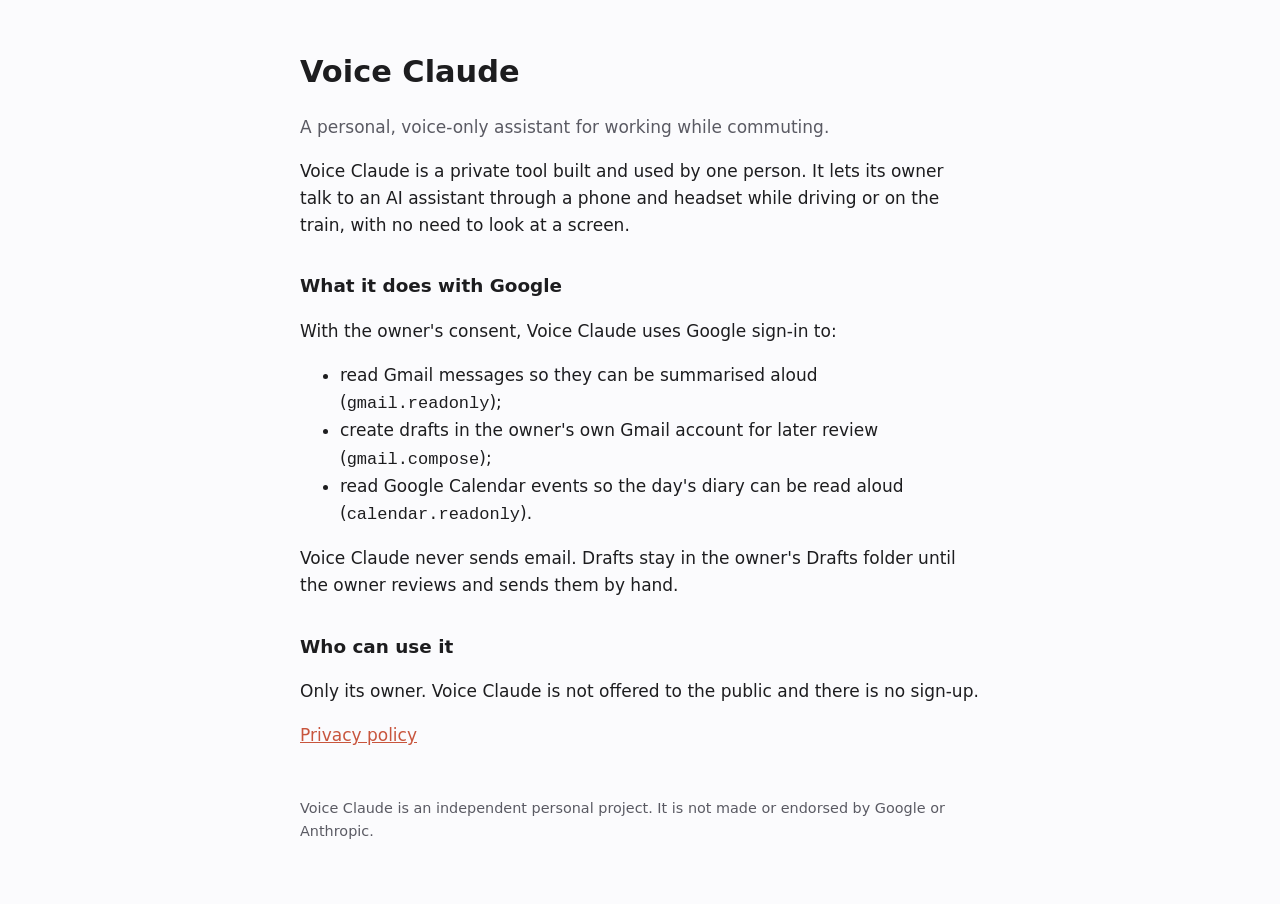
<file: index.html>
<!doctype html>
<html lang="en-GB">
<head>
<meta charset="utf-8">
<meta name="viewport" content="width=device-width, initial-scale=1">
<title>Voice Claude</title>
<link rel="stylesheet" href="style.css">
</head>
<body>
<main>
<h1>Voice Claude</h1>
<p class="lede">A personal, voice-only assistant for working while commuting.</p>

<p>Voice Claude is a private tool built and used by one person. It lets its owner talk to an AI assistant through a phone and headset while driving or on the train, with no need to look at a screen.</p>

<h2>What it does with Google</h2>
<p>With the owner's consent, Voice Claude uses Google sign-in to:</p>
<ul>
<li>read Gmail messages so they can be summarised aloud (<code>gmail.readonly</code>);</li>
<li>create drafts in the owner's own Gmail account for later review (<code>gmail.compose</code>);</li>
<li>read Google Calendar events so the day's diary can be read aloud (<code>calendar.readonly</code>).</li>
</ul>
<p>Voice Claude never sends email. Drafts stay in the owner's Drafts folder until the owner reviews and sends them by hand.</p>

<h2>Who can use it</h2>
<p>Only its owner. Voice Claude is not offered to the public and there is no sign-up.</p>

<p><a href="privacy.html">Privacy policy</a></p>

<footer>Voice Claude is an independent personal project. It is not made or endorsed by Google or Anthropic.</footer>
</main>
</body>
</html>
</file>
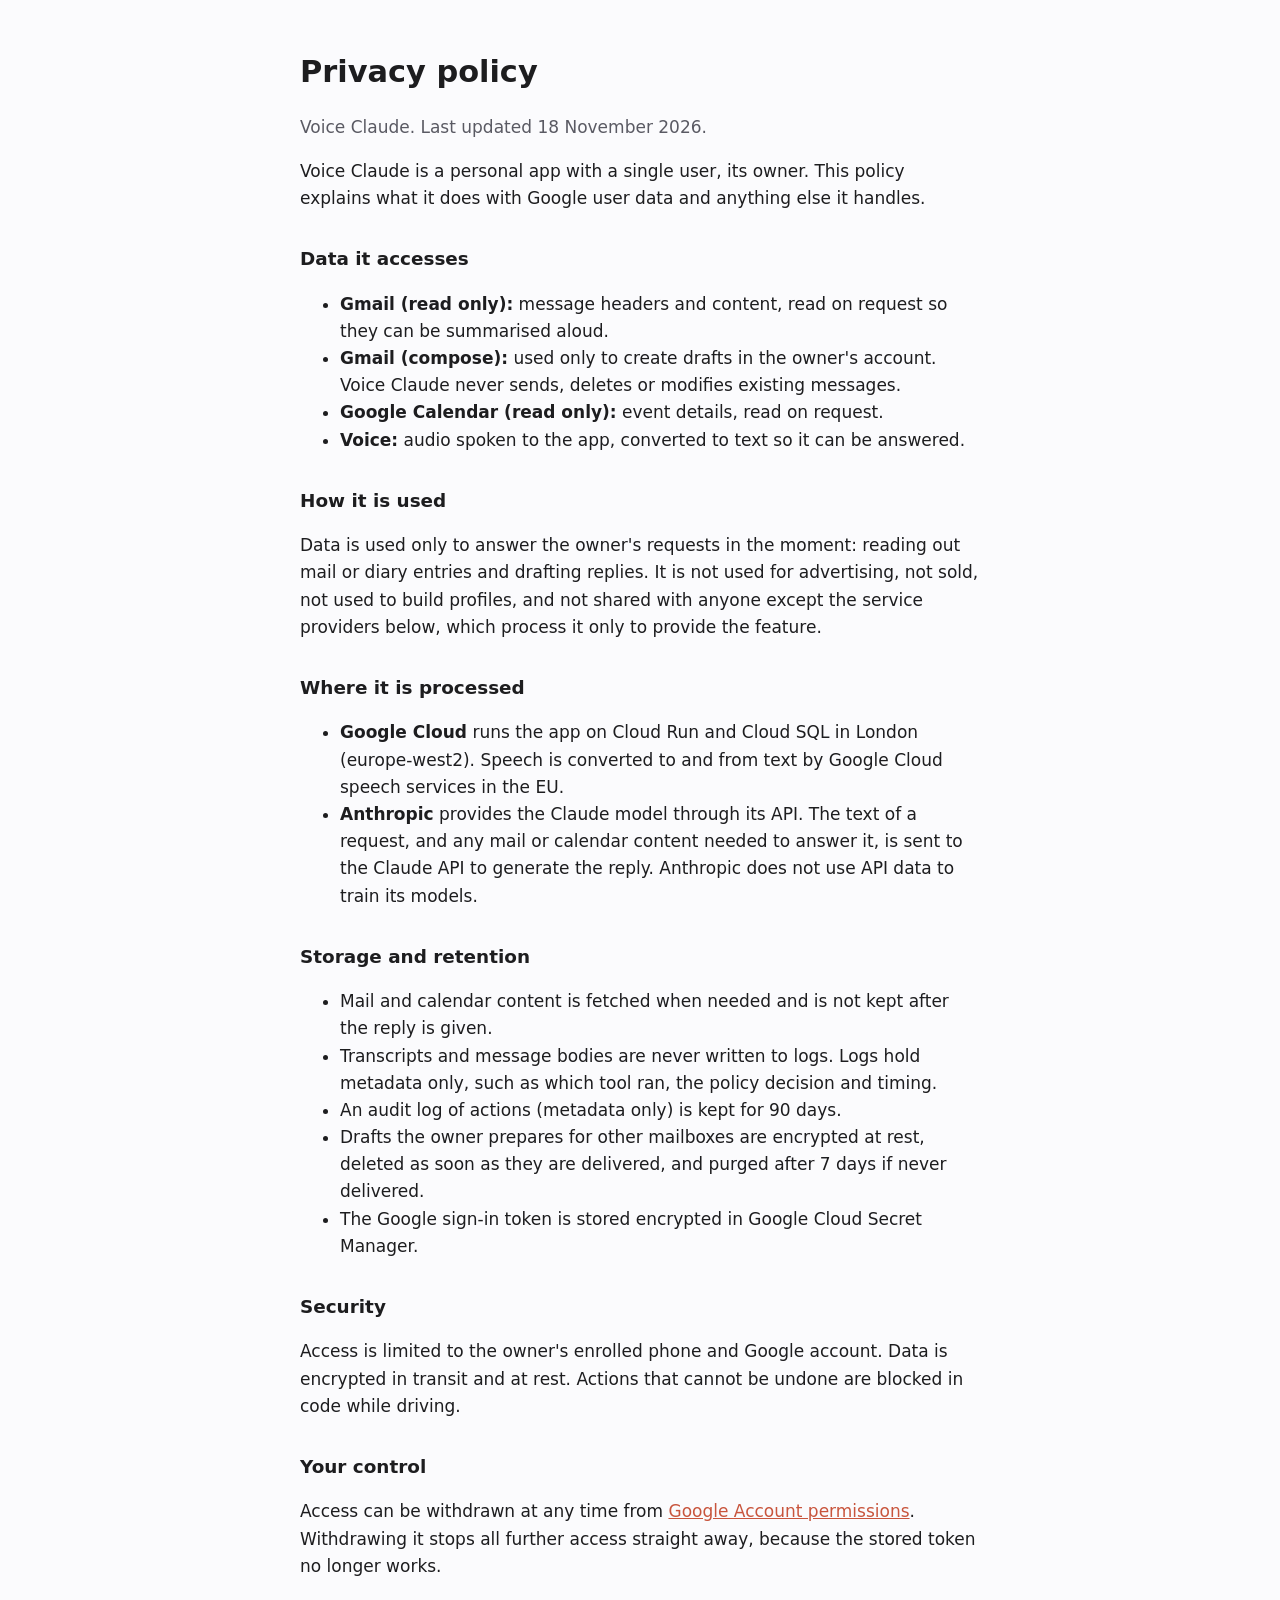
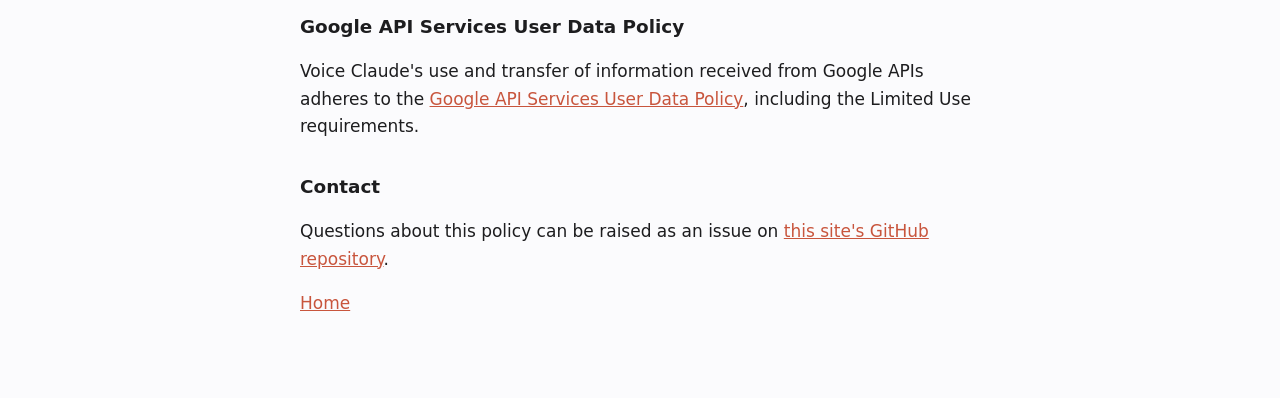
<file: privacy.html>
<!doctype html>
<html lang="en-GB">
<head>
<meta charset="utf-8">
<meta name="viewport" content="width=device-width, initial-scale=1">
<title>Voice Claude privacy policy</title>
<link rel="stylesheet" href="style.css">
</head>
<body>
<main>
<h1>Privacy policy</h1>
<p class="meta">Voice Claude. Last updated 18 November 2026.</p>

<p>Voice Claude is a personal app with a single user, its owner. This policy explains what it does with Google user data and anything else it handles.</p>

<h2>Data it accesses</h2>
<ul>
<li><strong>Gmail (read only):</strong> message headers and content, read on request so they can be summarised aloud.</li>
<li><strong>Gmail (compose):</strong> used only to create drafts in the owner's account. Voice Claude never sends, deletes or modifies existing messages.</li>
<li><strong>Google Calendar (read only):</strong> event details, read on request.</li>
<li><strong>Voice:</strong> audio spoken to the app, converted to text so it can be answered.</li>
</ul>

<h2>How it is used</h2>
<p>Data is used only to answer the owner's requests in the moment: reading out mail or diary entries and drafting replies. It is not used for advertising, not sold, not used to build profiles, and not shared with anyone except the service providers below, which process it only to provide the feature.</p>

<h2>Where it is processed</h2>
<ul>
<li><strong>Google Cloud</strong> runs the app on Cloud Run and Cloud SQL in London (europe-west2). Speech is converted to and from text by Google Cloud speech services in the EU.</li>
<li><strong>Anthropic</strong> provides the Claude model through its API. The text of a request, and any mail or calendar content needed to answer it, is sent to the Claude API to generate the reply. Anthropic does not use API data to train its models.</li>
</ul>

<h2>Storage and retention</h2>
<ul>
<li>Mail and calendar content is fetched when needed and is not kept after the reply is given.</li>
<li>Transcripts and message bodies are never written to logs. Logs hold metadata only, such as which tool ran, the policy decision and timing.</li>
<li>An audit log of actions (metadata only) is kept for 90 days.</li>
<li>Drafts the owner prepares for other mailboxes are encrypted at rest, deleted as soon as they are delivered, and purged after 7 days if never delivered.</li>
<li>The Google sign-in token is stored encrypted in Google Cloud Secret Manager.</li>
</ul>

<h2>Security</h2>
<p>Access is limited to the owner's enrolled phone and Google account. Data is encrypted in transit and at rest. Actions that cannot be undone are blocked in code while driving.</p>

<h2>Your control</h2>
<p>Access can be withdrawn at any time from <a href="https://myaccount.google.com/permissions">Google Account permissions</a>. Withdrawing it stops all further access straight away, because the stored token no longer works.</p>

<h2>Google API Services User Data Policy</h2>
<p>Voice Claude's use and transfer of information received from Google APIs adheres to the <a href="https://developers.google.com/terms/api-services-user-data-policy">Google API Services User Data Policy</a>, including the Limited Use requirements.</p>

<h2>Contact</h2>
<p>Questions about this policy can be raised as an issue on <a href="https://github.com/bmastevens/voice-claude/issues">this site's GitHub repository</a>.</p>

<p><a href="index.html">Home</a></p>
</main>
</body>
</html>
</file>
<file: style.css>
:root { color-scheme: light dark; --fg:#1d1d1f; --bg:#fbfbfd; --muted:#5a5a63; --accent:#c8553d; }
@media (prefers-color-scheme: dark) { :root { --fg:#ececf1; --bg:#16161a; --muted:#a3a3ad; --accent:#e88a72; } }
body { margin:0; background:var(--bg); color:var(--fg); font:17px/1.6 system-ui,-apple-system,"Segoe UI",sans-serif; }
main { max-width:680px; margin:0 auto; padding:48px 16px 64px; }
h1 { font-size:1.9rem; margin:0 0 .3rem; } h2 { font-size:1.15rem; margin:2rem 0 .4rem; }
p.lede, .meta { color:var(--muted); } a { color:var(--accent); }
footer { margin-top:3rem; font-size:.9rem; color:var(--muted); }
</file>
